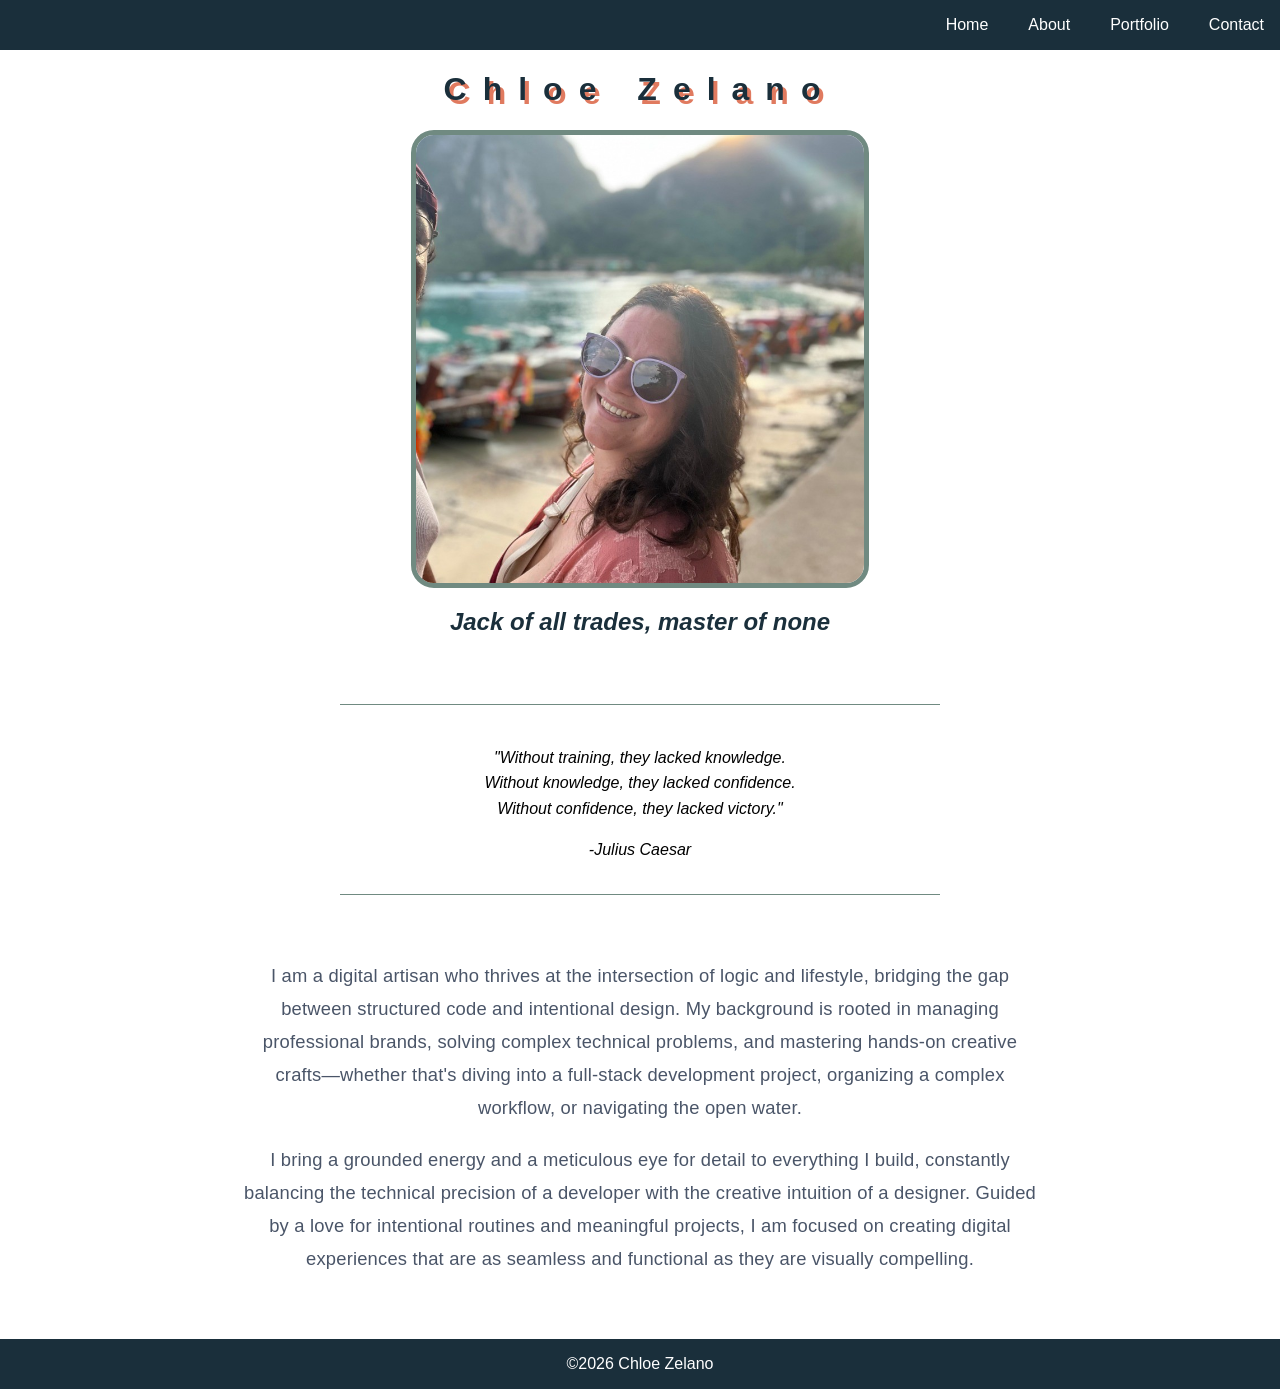
<file: index.html>
<!doctype html>
<html lang="en">
  <head>
    <meta charset="UTF-8" />
    <meta name="viewport" content="width=device-width, initial-scale=1.0" />
    <link rel="icon" type="image/x-icon" href="imgs/favicon.ico" />
    <link rel="stylesheet" href="style.css" />
    <title>Chloe Zelano</title>
  </head>
  <body>
    <nav>
      <a href="index.html">Home</a>
      <a href="about.html">About</a>
      <a href="portfolio.html">Portfolio</a>
      <a href="contact.html">Contact</a>
    </nav>
    <main>
      <div class="homeHeader">
        <h1>Chloe Zelano</h1>
        <img
          src="imgs/1738283001073.jpg"
          alt="A Profile Picture of Chloe Zelano"
        />
        <h2>Jack of all trades, master of none</h2>
      </div>
      <figure class="homeFigure">
        <blockquote>
          "Without training, they lacked knowledge.<br />
          Without knowledge, they lacked confidence.<br />
          Without confidence, they lacked victory."
        </blockquote>
        <figcaption>-<cite>Julius Caesar</cite></figcaption>
      </figure>
      <div class="homeSummary">
        <p>
          I am a digital artisan who thrives at the intersection of logic and
          lifestyle, bridging the gap between structured code and intentional
          design. My background is rooted in managing professional brands,
          solving complex technical problems, and mastering hands-on creative
          crafts—whether that's diving into a full-stack development project,
          organizing a complex workflow, or navigating the open water.
        </p>
        <p>
          I bring a grounded energy and a meticulous eye for detail to
          everything I build, constantly balancing the technical precision of a
          developer with the creative intuition of a designer. Guided by a love
          for intentional routines and meaningful projects, I am focused on
          creating digital experiences that are as seamless and functional as
          they are visually compelling.
        </p>
      </div>
    </main>
    <footer><p>&copy;2026 Chloe Zelano</p></footer>
  </body>
</html>
</file>
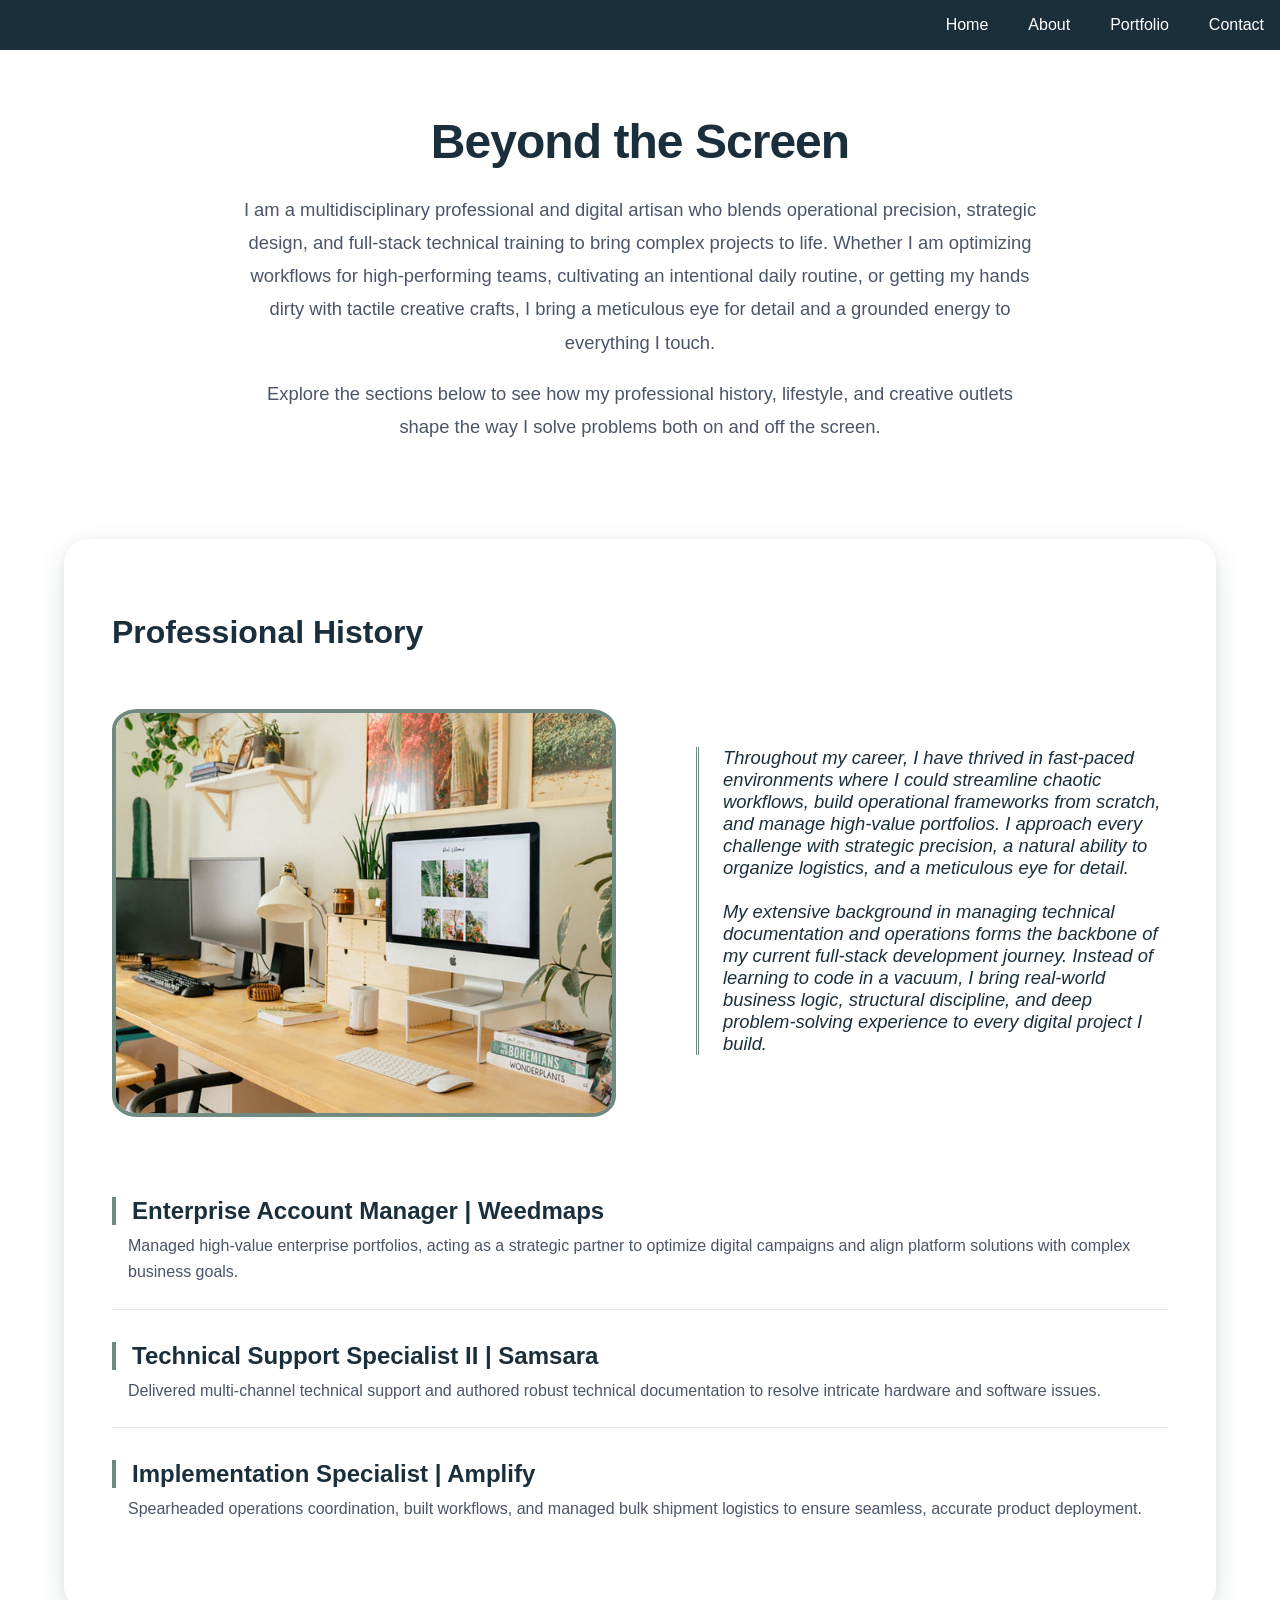
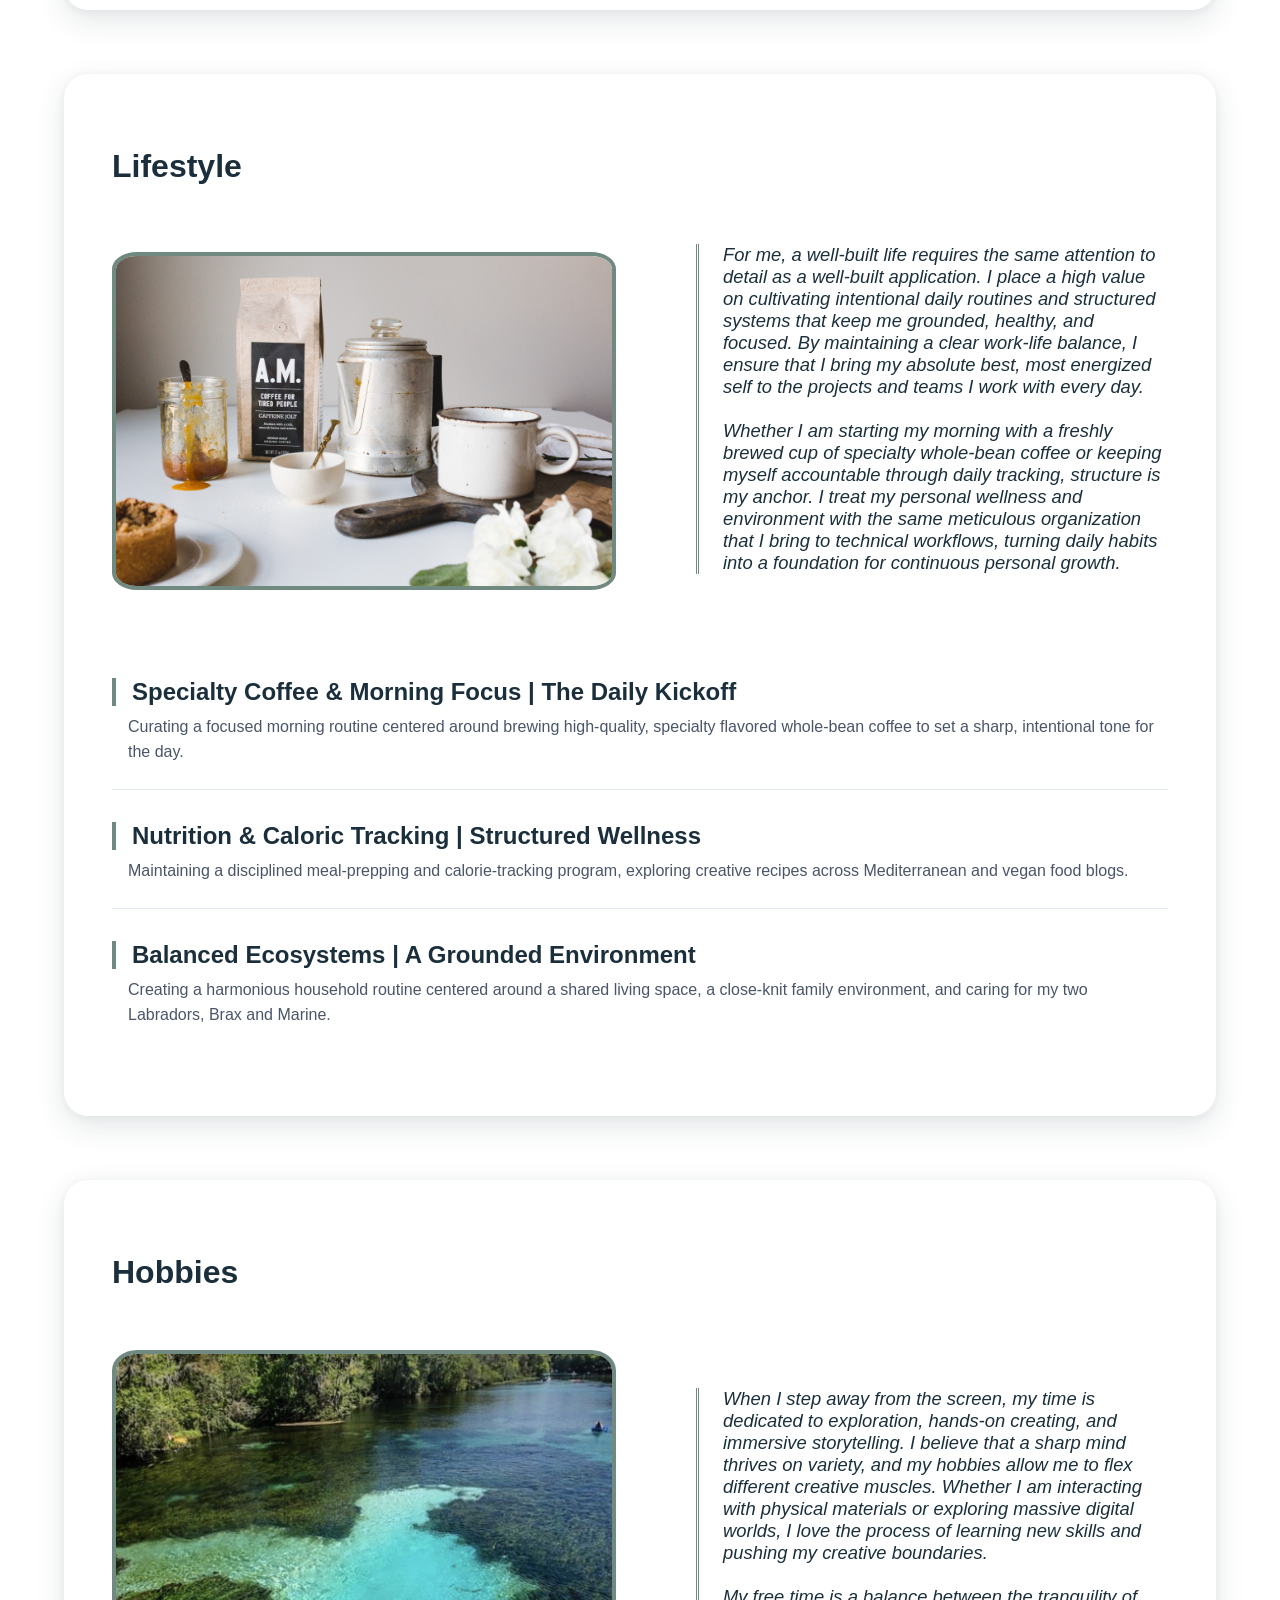
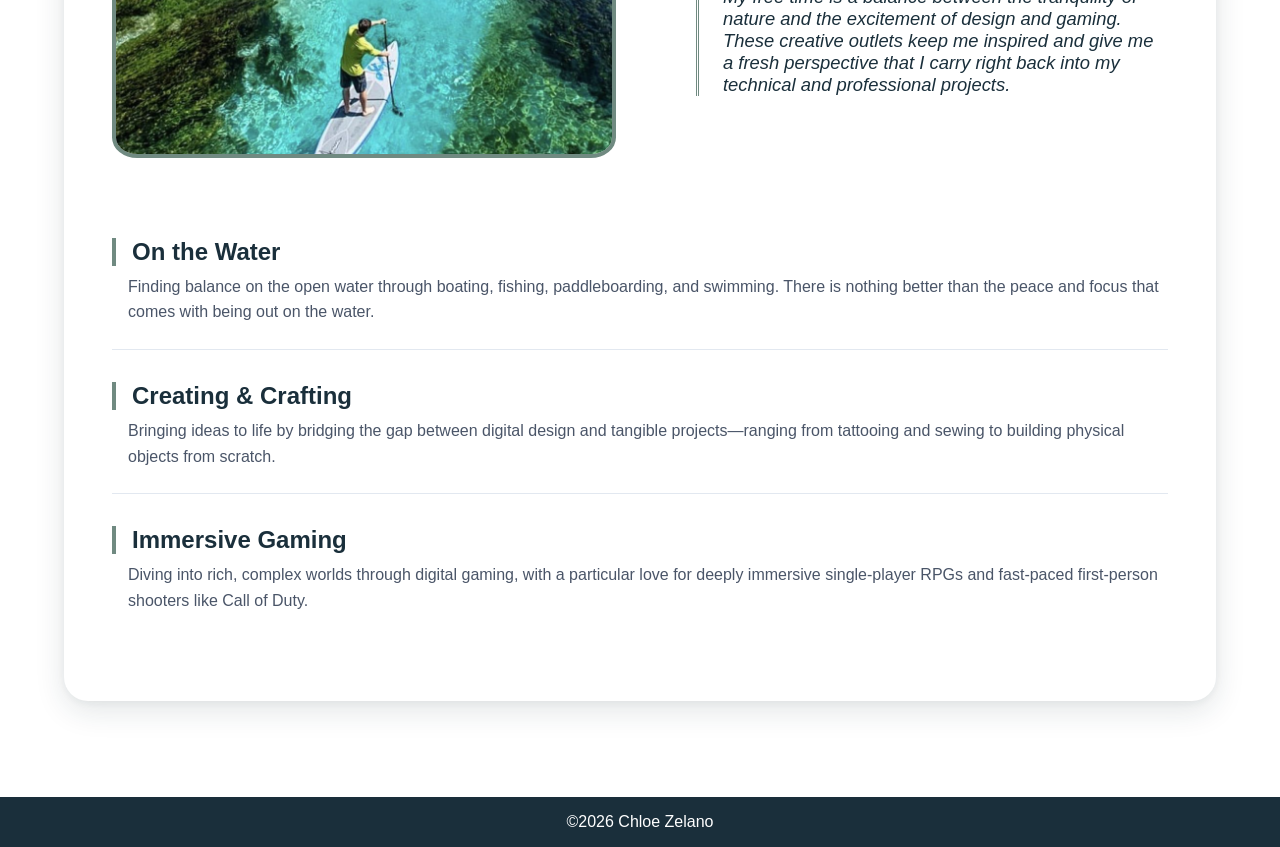
<file: about.html>
<!doctype html>
<html lang="en">
  <head>
    <meta charset="UTF-8" />
    <meta name="viewport" content="width=device-width, initial-scale=1.0" />
    <link rel="icon" type="image/x-icon" href="imgs/favicon.ico" />
    <link rel="stylesheet" href="style.css" />
    <title>Chloe Zelano</title>
  </head>
  <body>
    <nav>
      <a href="index.html">Home</a>
      <a href="about.html">About</a>
      <a href="portfolio.html">Portfolio</a>
      <a href="contact.html">Contact</a>
    </nav>
    <main class="apMain">
      <header>
        <h1>Beyond the Screen</h1>
        <p>
          I am a multidisciplinary professional and digital artisan who blends
          operational precision, strategic design, and full-stack technical
          training to bring complex projects to life. Whether I am optimizing
          workflows for high-performing teams, cultivating an intentional daily
          routine, or getting my hands dirty with tactile creative crafts, I
          bring a meticulous eye for detail and a grounded energy to everything
          I touch.
        </p>
        <p>
          Explore the sections below to see how my professional history,
          lifestyle, and creative outlets shape the way I solve problems both on
          and off the screen.
        </p>
      </header>
      <section>
        <h2>Professional History</h2>
        <img
          src="imgs/officespaceimg.jpg"
          alt="Image of a professional workspace. Desk and computer setup very clean and modern looking."
        />
        <p>
          Throughout my career, I have thrived in fast-paced environments where
          I could streamline chaotic workflows, build operational frameworks
          from scratch, and manage high-value portfolios. I approach every
          challenge with strategic precision, a natural ability to organize
          logistics, and a meticulous eye for detail. <br /><br />
          My extensive background in managing technical documentation and
          operations forms the backbone of my current full-stack development
          journey. Instead of learning to code in a vacuum, I bring real-world
          business logic, structural discipline, and deep problem-solving
          experience to every digital project I build.
        </p>
        <dl>
          <dt>Enterprise Account Manager | Weedmaps</dt>
          <dd>
            Managed high-value enterprise portfolios, acting as a strategic
            partner to optimize digital campaigns and align platform solutions
            with complex business goals.
          </dd>
          <dt>Technical Support Specialist II | Samsara</dt>
          <dd>
            Delivered multi-channel technical support and authored robust
            technical documentation to resolve intricate hardware and software
            issues.
          </dd>
          <dt>Implementation Specialist | Amplify</dt>
          <dd>
            Spearheaded operations coordination, built workflows, and managed
            bulk shipment logistics to ensure seamless, accurate product
            deployment.
          </dd>
        </dl>
      </section>
      <section>
        <h2>Lifestyle</h2>
        <img
          src="imgs/lifestyleimg.jpg"
          alt="An image of a countertop with perculator for coffee, coffee mug, and other coffee maker gear like honey, cream, coffee bag itself."
        />
        <p>
          For me, a well-built life requires the same attention to detail as a
          well-built application. I place a high value on cultivating
          intentional daily routines and structured systems that keep me
          grounded, healthy, and focused. By maintaining a clear work-life
          balance, I ensure that I bring my absolute best, most energized self
          to the projects and teams I work with every day. <br /><br />
          Whether I am starting my morning with a freshly brewed cup of
          specialty whole-bean coffee or keeping myself accountable through
          daily tracking, structure is my anchor. I treat my personal wellness
          and environment with the same meticulous organization that I bring to
          technical workflows, turning daily habits into a foundation for
          continuous personal growth.
        </p>
        <dl>
          <dt>Specialty Coffee & Morning Focus | The Daily Kickoff</dt>
          <dd>
            Curating a focused morning routine centered around brewing
            high-quality, specialty flavored whole-bean coffee to set a sharp,
            intentional tone for the day.
          </dd>
          <dt>Nutrition & Caloric Tracking | Structured Wellness</dt>
          <dd>
            Maintaining a disciplined meal-prepping and calorie-tracking
            program, exploring creative recipes across Mediterranean and vegan
            food blogs.
          </dd>
          <dt>Balanced Ecosystems | A Grounded Environment</dt>
          <dd>
            Creating a harmonious household routine centered around a shared
            living space, a close-knit family environment, and caring for my two
            Labradors, Brax and Marine.
          </dd>
        </dl>
      </section>
      <section>
        <h2>Hobbies</h2>
        <img
          src="imgs/waterimg.jpg"
          alt="Image of someone paddleboarding on Rainbow River in Florida"
        />
        <p>
          When I step away from the screen, my time is dedicated to exploration,
          hands-on creating, and immersive storytelling. I believe that a sharp
          mind thrives on variety, and my hobbies allow me to flex different
          creative muscles. Whether I am interacting with physical materials or
          exploring massive digital worlds, I love the process of learning new
          skills and pushing my creative boundaries. <br /><br />My free time is
          a balance between the tranquility of nature and the excitement of
          design and gaming. These creative outlets keep me inspired and give me
          a fresh perspective that I carry right back into my technical and
          professional projects.
        </p>
        <dl>
          <dt>On the Water</dt>
          <dd>
            Finding balance on the open water through boating, fishing,
            paddleboarding, and swimming. There is nothing better than the peace
            and focus that comes with being out on the water.
          </dd>
          <dt>Creating & Crafting</dt>
          <dd>
            Bringing ideas to life by bridging the gap between digital design
            and tangible projects—ranging from tattooing and sewing to building
            physical objects from scratch.
          </dd>
          <dt>Immersive Gaming</dt>
          <dd>
            Diving into rich, complex worlds through digital gaming, with a
            particular love for deeply immersive single-player RPGs and
            fast-paced first-person shooters like Call of Duty.
          </dd>
        </dl>
      </section>
    </main>
    <footer><p>&copy;2026 Chloe Zelano</p></footer>
  </body>
</html>
</file>
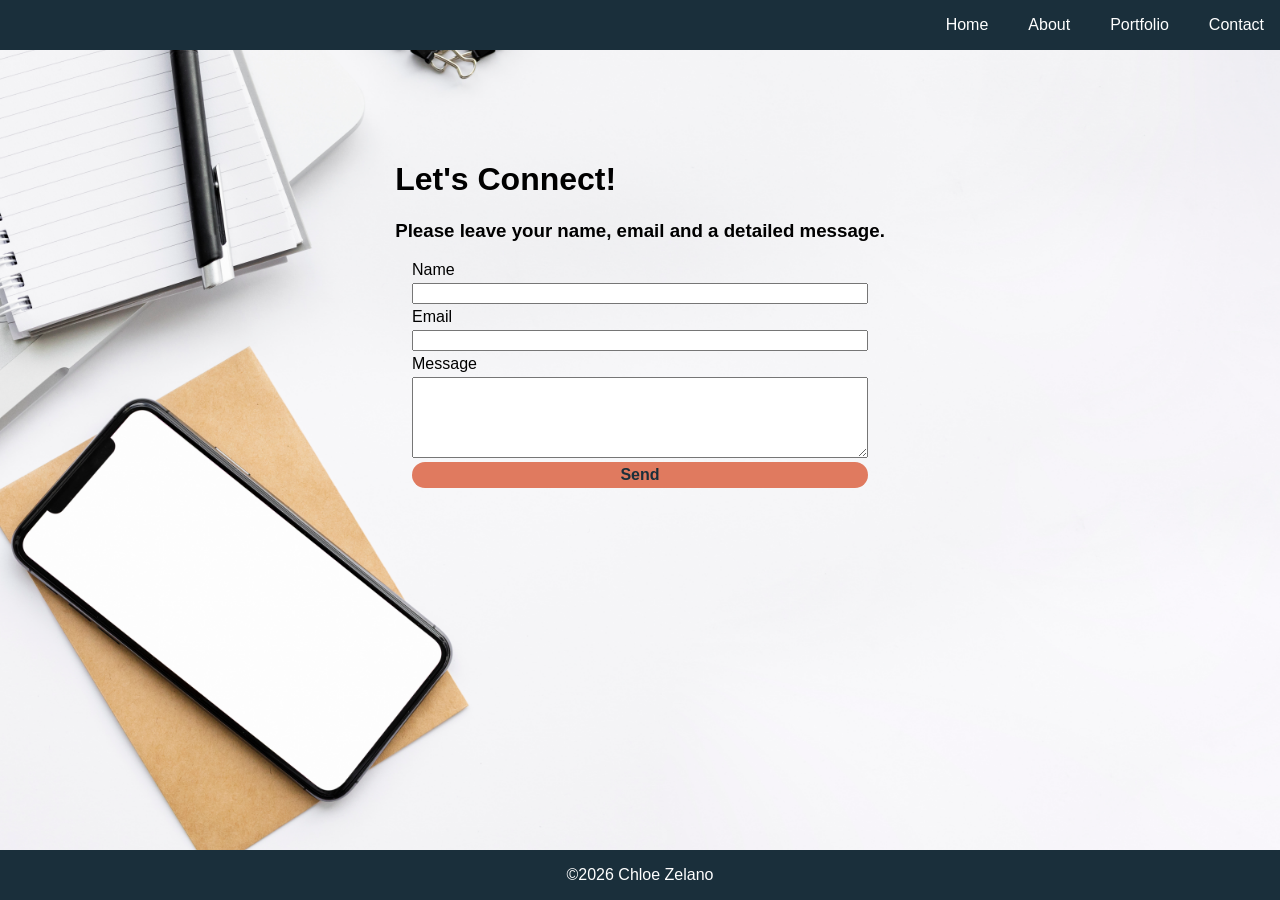
<file: contact.html>
<!doctype html>
<html lang="en">
  <head>
    <meta charset="UTF-8" />
    <meta name="viewport" content="width=device-width, initial-scale=1.0" />
    <link rel="icon" type="image/x-icon" href="imgs/favicon.ico" />
    <link rel="stylesheet" href="style.css" />
    <title>Chloe Zelano</title>
  </head>
  <body class="contactPage">
    <nav>
      <a href="index.html">Home</a>
      <a href="about.html">About</a>
      <a href="portfolio.html">Portfolio</a>
      <a href="contact.html">Contact</a>
    </nav>
    <main class="contactMain">
      <div class="contactHead">
        <h1>Let's Connect!</h1>
        <h3>Please leave your name, email and a detailed message.</h3>
      </div>
      <div class="contactForm">
        <form class="formLabels">
          <label for="name">Name </label
          ><input type="text" id="name" name="name" />
          <label for="email">Email </label
          ><input type="email" id="email" name="email" />
          <label for="message">Message </label
          ><textarea id="message" name="message"></textarea>
          <input id="submit" type="submit" value="Send" />
        </form>
      </div>
    </main>
    <footer><p>&copy;2026 Chloe Zelano</p></footer>
  </body>
</html>
</file>
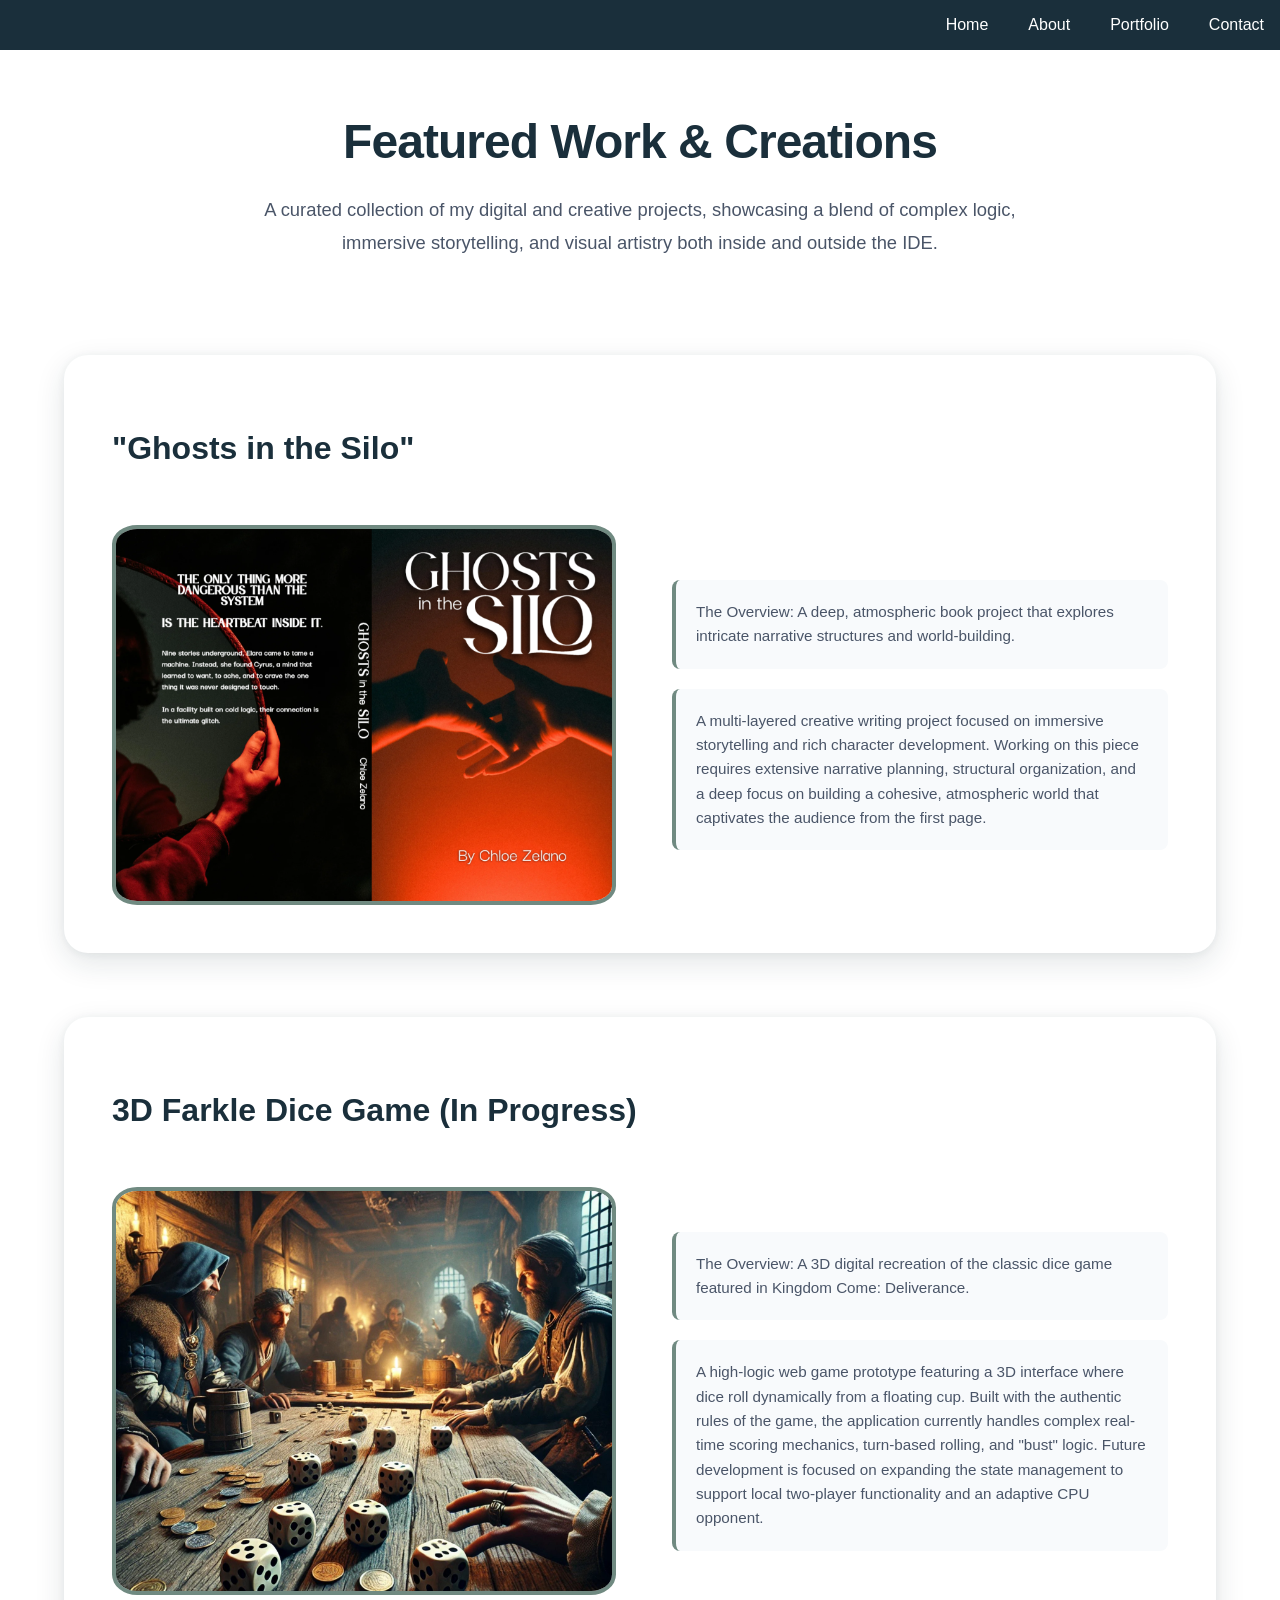
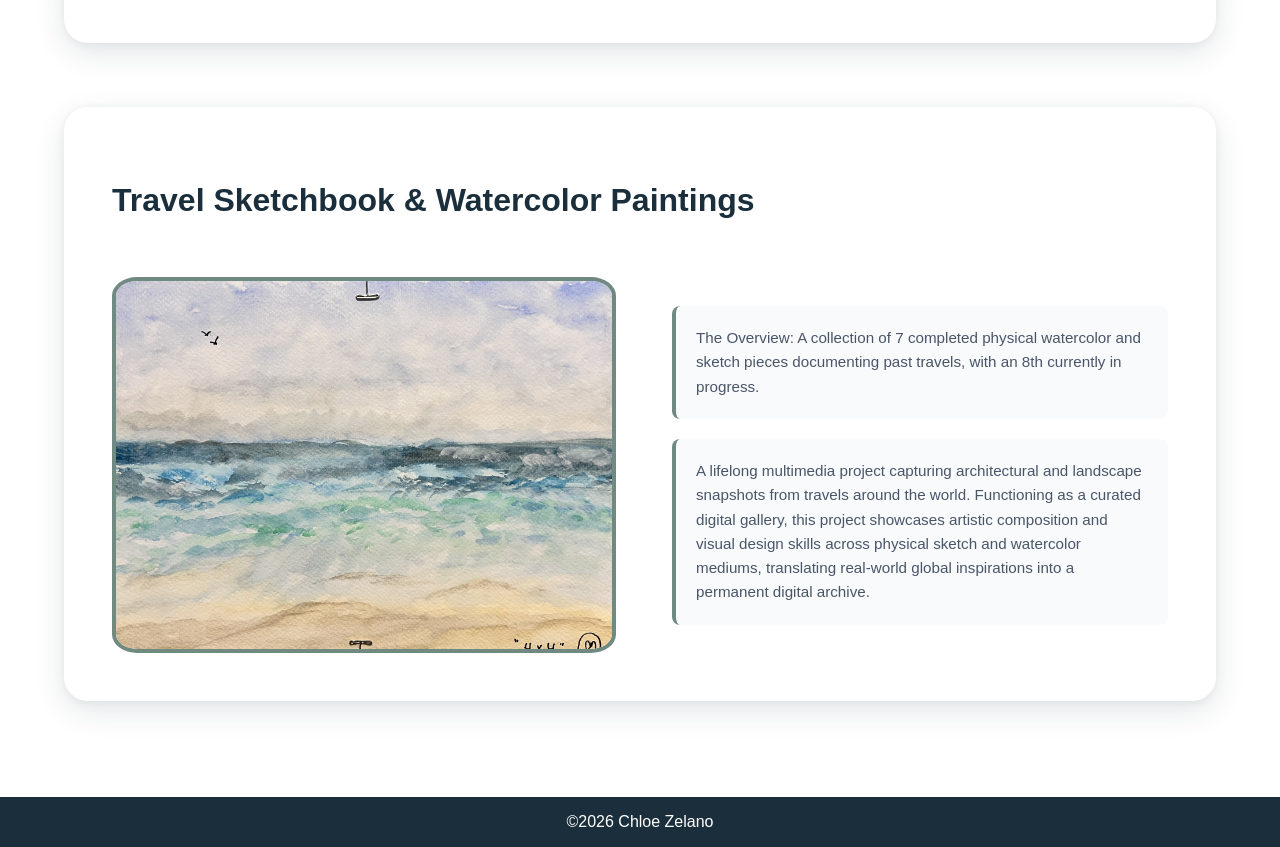
<file: portfolio.html>
<!doctype html>
<html lang="en">
  <head>
    <meta charset="UTF-8" />
    <meta name="viewport" content="width=device-width, initial-scale=1.0" />
    <link rel="icon" type="image/x-icon" href="imgs/favicon.ico" />
    <link rel="stylesheet" href="style.css" />
    <title>Chloe Zelano</title>
  </head>
  <body>
    <nav>
      <a href="index.html">Home</a>
      <a href="about.html">About</a>
      <a href="portfolio.html">Portfolio</a>
      <a href="contact.html">Contact</a>
    </nav>
    <main class="apMain">
      <header>
        <h1>Featured Work & Creations</h1>
        <p>
          A curated collection of my digital and creative projects, showcasing a
          blend of complex logic, immersive storytelling, and visual artistry
          both inside and outside the IDE.
        </p>
      </header>
      <section>
        <h2>"Ghosts in the Silo"</h2>
        <img
          src="imgs/Screenshot 2026-05-09 105607.png"
          alt="An image of the front and back of my published book. You can find it on Amazon & Kindle!"
        />
        <ul>
          <li>
            The Overview: A deep, atmospheric book project that explores
            intricate narrative structures and world-building.
          </li>
          <li>
            A multi-layered creative writing project focused on immersive
            storytelling and rich character development. Working on this piece
            requires extensive narrative planning, structural organization, and
            a deep focus on building a cohesive, atmospheric world that
            captivates the audience from the first page.
          </li>
        </ul>
      </section>
      <section>
        <h2>3D Farkle Dice Game (In Progress)</h2>
        <img
          src="imgs/farkleimg.jpg"
          alt="An image of a dice game within a medieval setting."
        />
        <ul>
          <li>
            The Overview: A 3D digital recreation of the classic dice game
            featured in Kingdom Come: Deliverance.
          </li>
          <li>
            A high-logic web game prototype featuring a 3D interface where dice
            roll dynamically from a floating cup. Built with the authentic rules
            of the game, the application currently handles complex real-time
            scoring mechanics, turn-based rolling, and "bust" logic. Future
            development is focused on expanding the state management to support
            local two-player functionality and an adaptive CPU opponent.
          </li>
        </ul>
      </section>
      <section>
        <h2>Travel Sketchbook & Watercolor Paintings</h2>
        <img
          src="imgs/IMG_1494.png"
          alt="An image of a watercolor rendition of the ocean and shore in Crescent Beach Florida"
        />
        <ul>
          <li>
            The Overview: A collection of 7 completed physical watercolor and
            sketch pieces documenting past travels, with an 8th currently in
            progress.
          </li>
          <li>
            A lifelong multimedia project capturing architectural and landscape
            snapshots from travels around the world. Functioning as a curated
            digital gallery, this project showcases artistic composition and
            visual design skills across physical sketch and watercolor mediums,
            translating real-world global inspirations into a permanent digital
            archive.
          </li>
        </ul>
      </section>
    </main>
    <footer><p>&copy;2026 Chloe Zelano</p></footer>
  </body>
</html>
</file>
<file: style.css>
body {
  display: flex;
  flex-direction: column;
  min-height: 100vh;
  margin: 0;
  font-family: Arial, Helvetica, sans-serif;
  overscroll-behavior-y: none;
}

main {
  flex: 1;
}

nav {
  display: flex;
  gap: 0.5rem;
  justify-content: flex-end;
  background-color: #1a2f3b;
}

nav > a {
  padding: 1rem;
  text-decoration: none;
  color: #ffffff;
}

nav > a:hover {
  background-color: #708a81;
  color: #2b2d42;
}

.homeHeader {
  display: flex;
  flex-direction: column;
  align-items: center;
}

.homeHeader > h1 {
  text-shadow: 0.25rem 0.25rem #e07a5f;
  color: #1a2f3b;
  letter-spacing: 1rem;
  font-weight: 900;
  text-align: center;
}

.homeHeader > h2 {
  color: #1a2f3b;
  font-weight: 750;
  font-style: italic;
  text-align: center;
}

.homeHeader > img {
  width: 35%;
  height: auto;
  display: block;
  border: 5px solid #708a81;
  border-radius: 5%;
  background-color: #ffffff;
}

.homeFigure {
  display: flex;
  flex-direction: column;
  align-items: center;
  text-align: center;
  font-style: italic;
  line-height: 1.6;
  padding: 1.5rem 0;
  max-width: 600px;
  margin: 3rem auto;
  border-top: 1px solid #708a81;
  border-bottom: 1px solid #708a81;
  margin-bottom: 0.5rem;
}

figcaption {
  margin-bottom: 0.75vh;
}

.homeSummary {
  font-size: 1.15rem;
  line-height: 1.8;
  color: #4a5568;
  text-align: center;
  max-width: 800px;
  margin: 4rem auto;
  padding: 0 1.5rem;
  letter-spacing: 0.01em;
}

.apMain {
  margin: 0 auto 2rem auto;
  max-width: 1200px;
  padding: 0 5vw;
}

section {
  display: grid;
  grid-template-columns: 1fr 1fr;
  align-items: center;
  gap: 2rem 4rem;
  color: #1a2f3b;
  background-color: #ffffff;
  border-radius: 24px;
  padding: 3rem;
  margin-bottom: 4rem;
  box-shadow:
    0 10px 30px rgba(26, 47, 59, 0.12),
    0 1px 8px rgba(26, 47, 59, 0.06);
}

.apMain > header {
  text-align: center;
  margin: 4rem auto 6rem auto;
  max-width: 800px;
  padding: 0 1.5rem;
}

header > h1 {
  font-size: 3rem;
  color: #1a2f3b;
  margin-bottom: 1.5rem;
  letter-spacing: -0.02em;
}

.apMain > header > p {
  font-size: 1.15rem;
  line-height: 1.8;
  color: #4a5568;
}

section > h2 {
  grid-column: span 2;
  font-size: 2rem;
}

section > p {
  grid-column: 2;
  font-style: italic;
  font-size: 1.15rem;
  margin: 0 0 1.5rem 1.5rem;
  padding-left: 1.5rem;
  border-left: 3px double #708a81;
}

section > img {
  grid-column: 1;
  width: 100%;
  max-height: 400px;
  object-fit: cover;
  border: 4px solid #708a81;
  border-radius: 5%;
  /* background-color: #ffffff; */
}

section > dl {
  grid-column: span 2;
  margin-top: 1rem;
}

section > dl > dt {
  font-weight: bold;
  font-size: 1.5rem;
  color: #1a2f3b;
  margin-top: 2rem;
  padding-left: 1rem;
  border-left: 4px solid #708a81;
}

section > dl > dd {
  margin: 0.5rem 0 1.5rem 0;
  padding-left: 1rem;
  line-height: 1.6;
  color: #4a5568;
  border-bottom: 1px solid #e2e8f0;
  padding-bottom: 1.5rem;
}

section > dl > dd:last-of-type {
  border-bottom: none;
  padding-bottom: 0;
}

section > ul {
  grid-column: 2;
  display: flex;
  flex-direction: column;
  gap: 1.25rem;
  padding-left: 0;
  list-style-type: none;
  margin: 0;
}

section > ul > li {
  background-color: #f8fafc;
  border-left: 4px solid #708a81;
  border-radius: 8px;
  padding: 1.25rem;
  line-height: 1.6;
  font-size: 0.95rem;
  color: #4a5568;
  transition:
    transform 0.2s ease,
    background-color 0.2s ease;
}

section > ul > li:hover {
  background-color: #f1f5f9;
  transform: translate(4px);
}

.contactPage {
  background-image: url(imgs/contactMebkgrd.jpg);
  background-size: cover;
  background-position: center;
  background-repeat: no-repeat;
  background-attachment: fixed;
  background-color: #ffffff;
  overscroll-behavior-y: none;
}

.contactMain {
  display: flex;
  flex-direction: column;
  margin-top: 10vh;
}

.contactHead {
  align-self: center;
}

.contactForm {
  align-self: center;
}

.contactForm > form {
  display: grid;
  gap: 0.25rem;
}

.formLabels > label {
  display: grid;
}

#message {
  width: 450px;
  height: 75px;
  font-family: Arial, Helvetica, sans-serif;
}

#submit {
  color: #1a2f3b;
  background-color: #e07a5f;
  border-radius: 1rem;
  padding: 0.25rem;
  cursor: pointer;
  font-weight: bolder;
  border: none;
  font-size: 1rem;
}

#submit:hover {
  background-color: #cb654b;
  transition: background-color 0.2s ease-in-out;
}

footer {
  display: flex;
  background-color: #1a2f3b;
  color: #ffffff;
  justify-content: center;
}

@media (max-width: 768px) {
  .apMain {
    margin-left: 1.5rem;
    margin-right: 1.5rem;
  }
  section {
    grid-template-columns: 1fr;
    gap: 1.5rem;
    padding: 2rem 1.5rem;
  }
  section > h2 {
    grid-column: 1 !important;
  }
  section > img {
    grid-column: 1 !important;
    height: 280px;
  }
  section > p {
    grid-column: 1 !important;
    margin: 0 0 1rem 0;
    padding-left: 1rem;
  }
  section > dl {
    grid-column: 1 !important;
  }
  section > ul {
    grid-column: 1 !important;
  }

  .homeHeader > h1 {
    font-size: 2rem;
    letter-spacing: 0.4rem;
  }

  .homeHeader > img {
    width: 65%;
  }

  .homeFigure {
    margin: 2rem 1.5rem;
    padding: 1rem 0;
  }

  /* .contactPage {
    background-attachment: scroll !important;
    background-size: center;
    background-position: center center;
  } */

  .contactMain {
    margin-top: 3vh;
    padding: 0 1.5rem;
  }

  .contactHead > h1 {
    font-size: 2rem;
    text-align: center;
  }

  .contactHead > h3 {
    font-size: 1rem;
    text-align: center;
    margin-bottom: 1.5rem;
  }

  .formLabels > textarea {
    width: 100% !important;
    max-width: 100%;
  }

  nav {
    flex-direction: column;
    align-items: center;
    padding: 0.5rem 0;
  }
  nav > a {
    padding: 0.75rem;
    width: 100%;
    text-align: center;
  }
}
</file>
